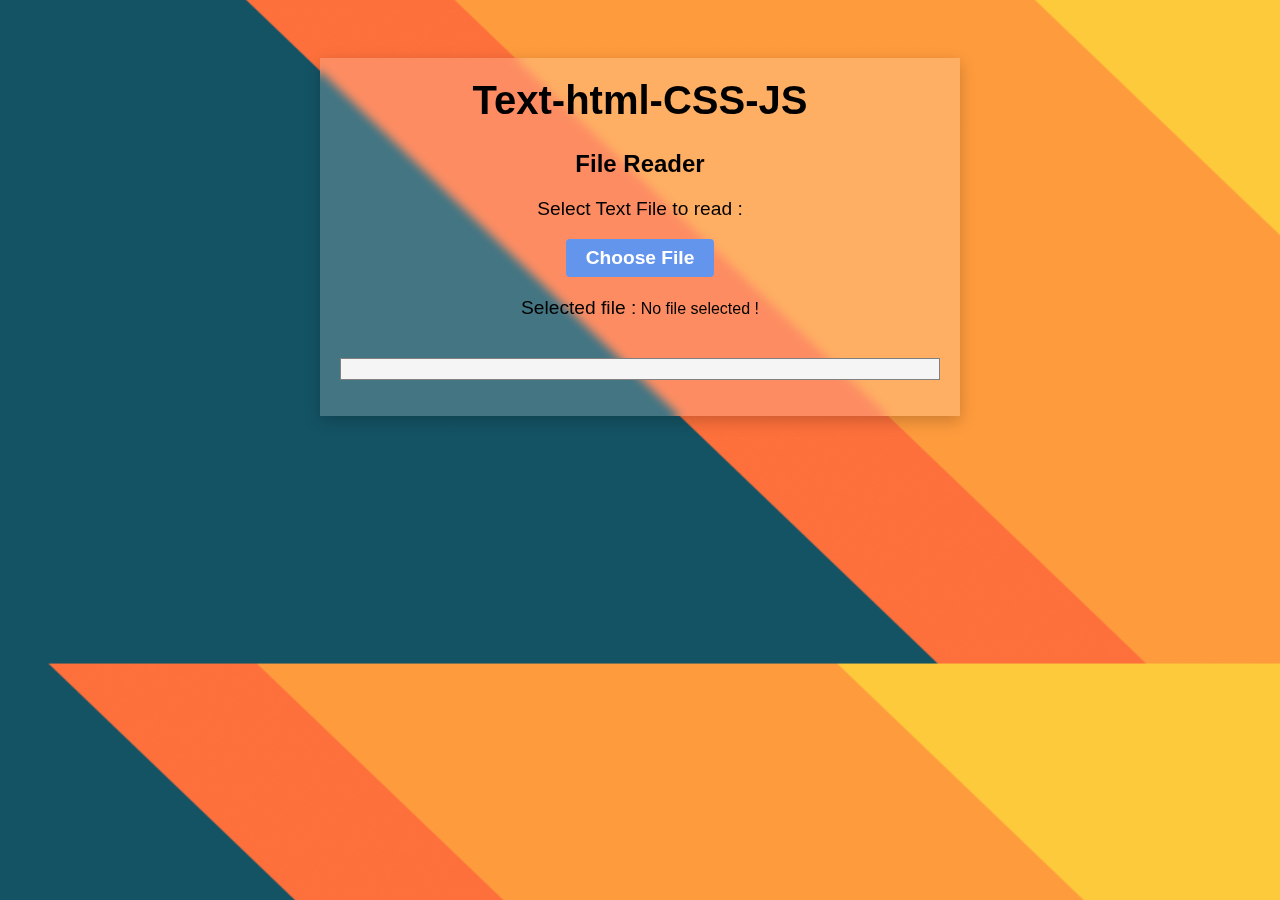
<file: filereader/index.html>
<!DOCTYPE html>
<html lang="en">
<head>
    <meta charset="UTF-8">
    <meta http-equiv="X-UA-Compatible" content="IE=edge">
    <meta name="viewport" content="width=device-width, initial-scale=1.0">
    <title>Document</title>
    <link rel="stylesheet" href="./style.css">
</head>
<body>
    <div class="container">
        <h1>Text-html-CSS-JS</h1>
        <h2>File Reader</h2>
        <p>Select Text File to read :</p>
        <label for="file-input" class="custome-file-upload">
            <input type="file" id="file-input" accept=".txt,.md,.html,.css,.js"/>
            <i class="fas fa-could-upload-alt"></i>
            Choose File
        </label>
        <div class="file-info">
            <p>Selected file :</p>
            <div id="file-name">No file selected !</div>
        </div>
        <pre id="file-content"></pre>
    </div>
    <script src="./script.js"></script>
</body>
</html>
</file>
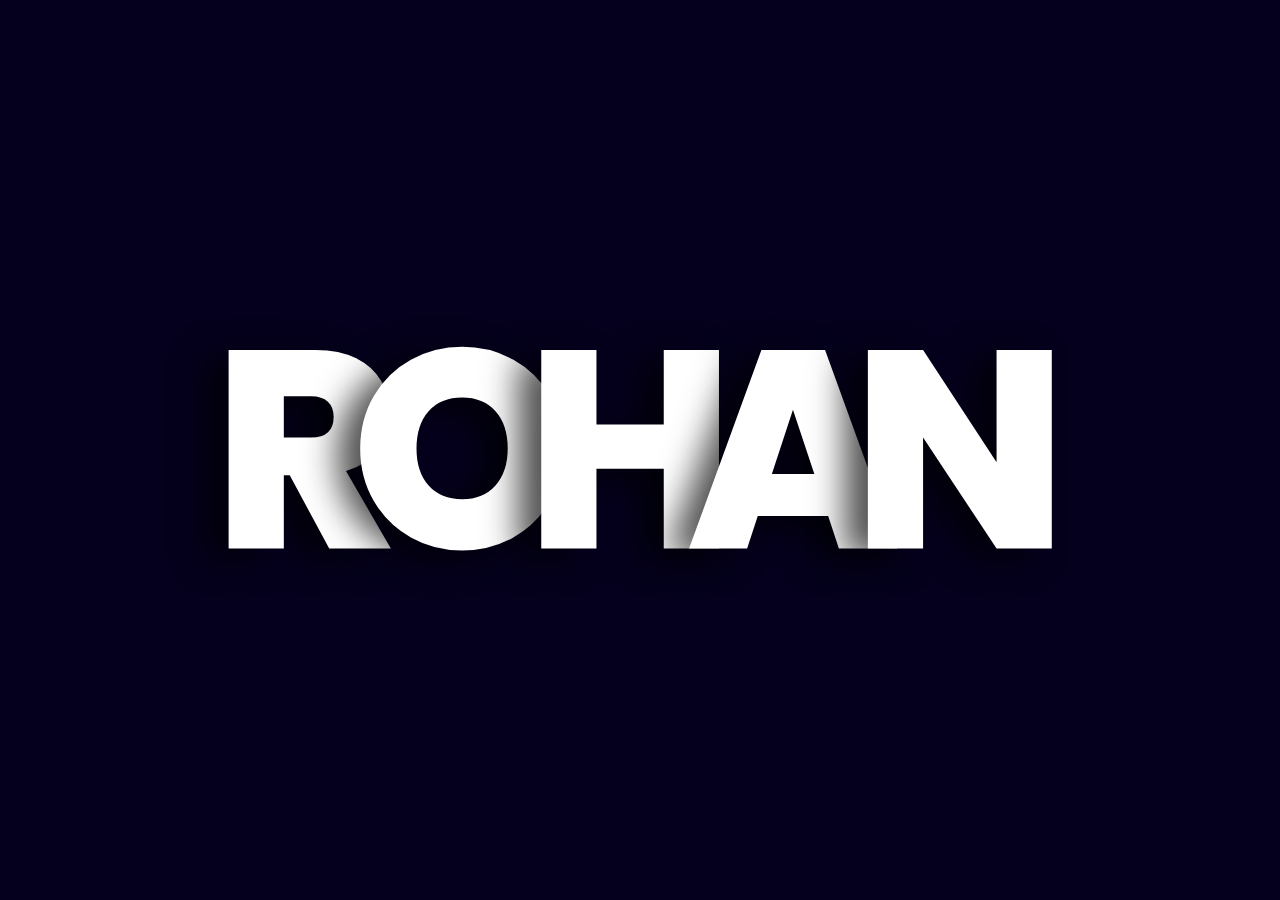
<file: overlaplogo/index.html>
<!DOCTYPE html>
<html lang="en">
<head>
    <meta charset="UTF-8">
    <meta name="viewport" content="width=device-width, initial-scale=1.0">
    <title>Document</title>
    <link rel="stylesheet" href="./style.css">
    <link href="https://fonts.googleapis.com/css2?family=Poppins:wght@800&display=swap" rel="stylesheet">
</head>
<body>
    <div>
        <span id="initial">R</span>
        <span>O</span>
        <span>H</span>
        <span>A</span>
        <span>N</span>
    </div>
</body>
</html>
</file>
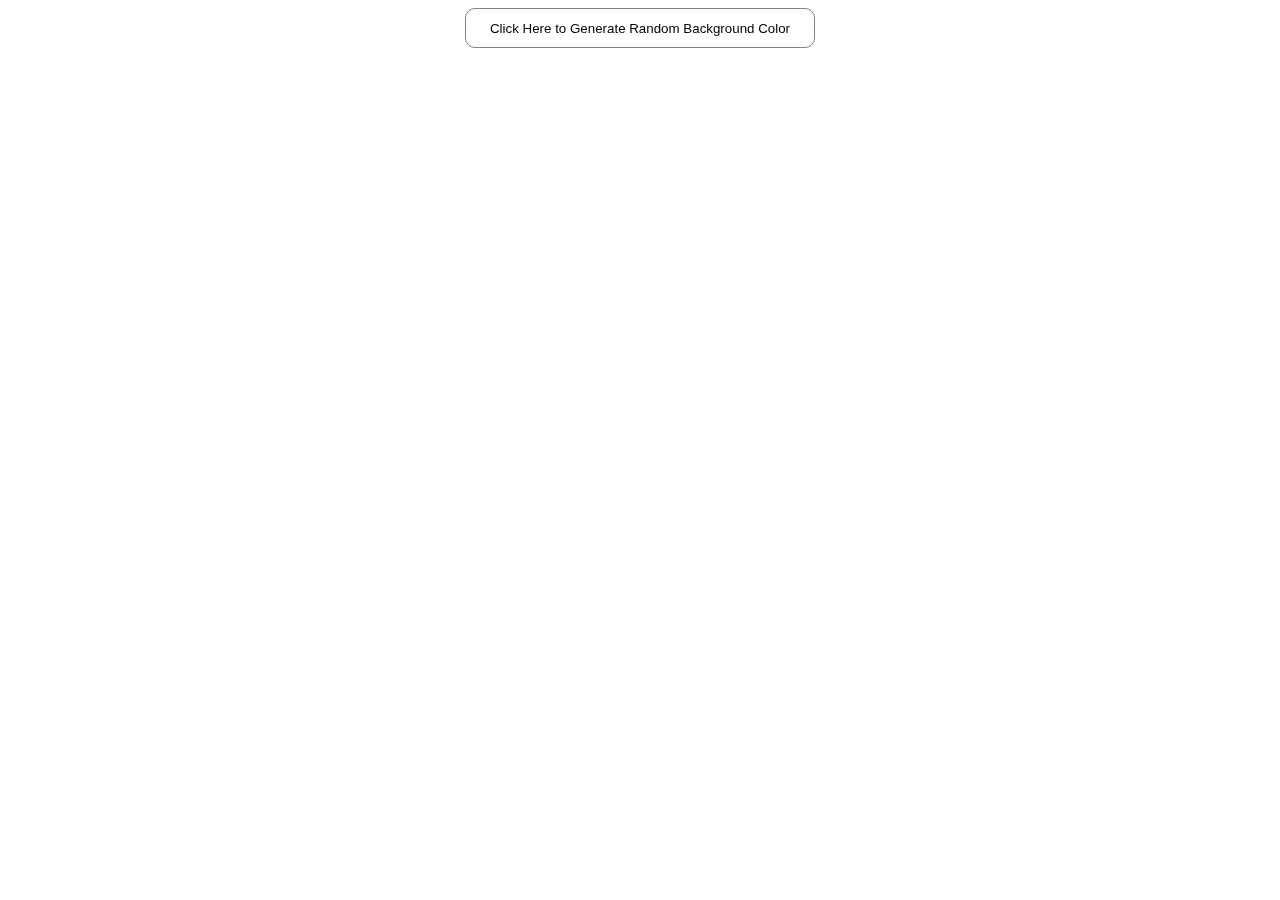
<file: randomcolorgen/index.html>
<!DOCTYPE html>
<html lang="en">
<head>
    <meta charset="UTF-8">
    <meta name="viewport" content="width=device-width, initial-scale=1.0">
    <title>Document</title>
    <style>
        button{
            width: 350px;
            height: 40px;
            border-radius: 10px;
            border: 1px solid gray;
            /* glass effect */
            background: rgba(255,255,255,0.2);
            backdrop-filter: blur(5px); 
        }
        div{
            display: grid;
            place-content: center;
        }
    </style>
</head>
<body>
    <div>
        <button onclick="random_bg_color()">Click Here to Generate Random Background Color</button>
        <script src="./script.js"></script>
    </div>
    
</body>
</html>
</file>
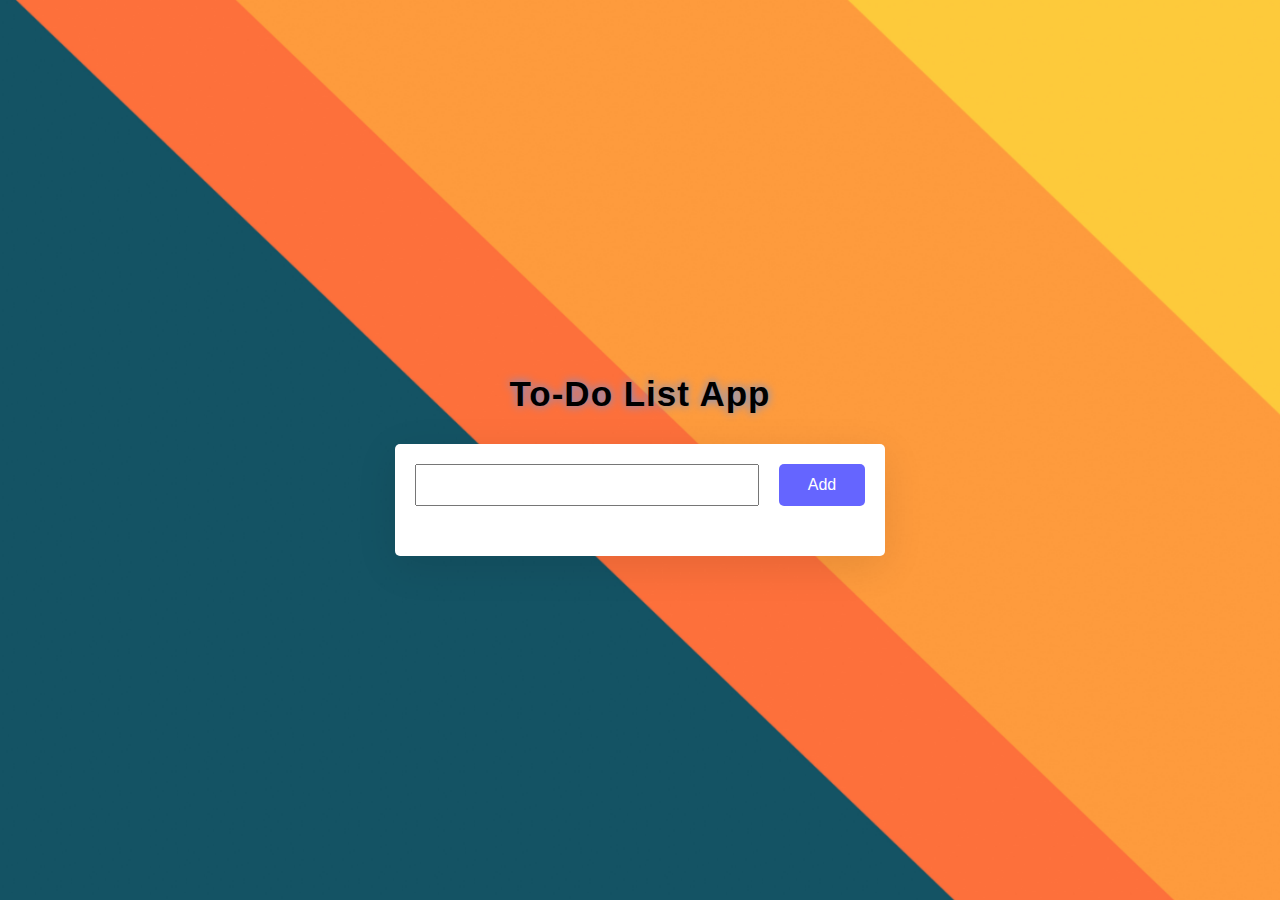
<file: todolist/index.html>
<!DOCTYPE html>
<html lang="en">
<head>
    <meta charset="UTF-8">
    <meta http-equiv="X-UA-Compatible" content="IE=edge">
    <meta name="viewport" content="width=device-width, initial-scale=1.0">
    <title>To-Do List App</title>
    <link rel="stylesheet" href="./style.css">
</head>
<body>
    <h1 class="title">To-Do List App</h1>

    <div class="todo-list">
        <div class="todo-head">
            <input type="text" class="entered-list">
            <button class="add-list">Add</button>
        </div>

        <div class="tasks">
            <!-- <div class="item"> 
                <p>new item here</p>
                <div class="item-btn">
                    <i class="edit">complete</i>
                    <i class="delete">delete</i>
                </div>
            </div> -->
        </div>
    </div>

    <script src="./script.js"></script>
</body>
</html>
</file>
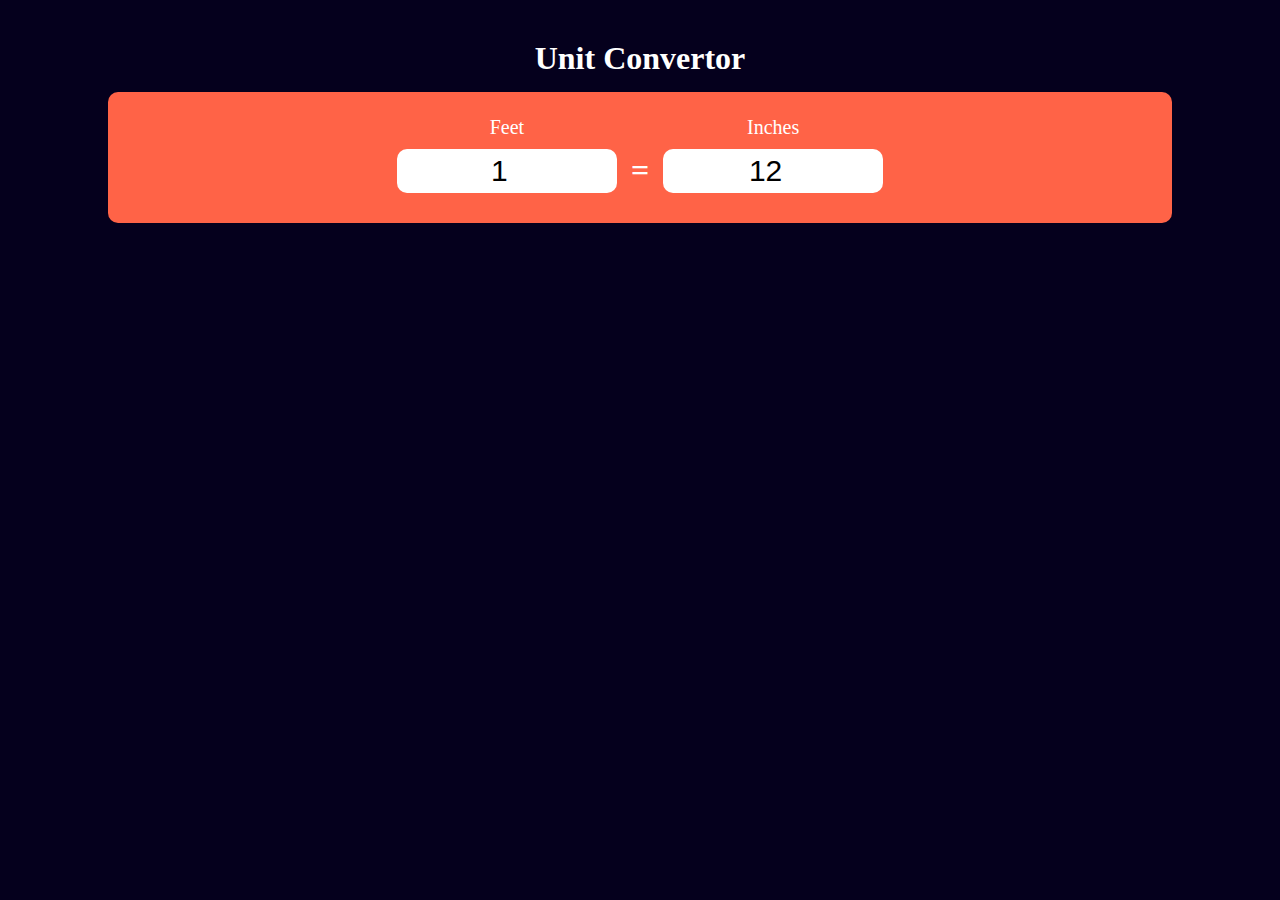
<file: unitconvertor/index.html>
<!DOCTYPE html>
<html lang="en">
<head>
    <meta charset="UTF-8">
    <meta http-equiv="X-UA-Compatible" content="IE=edge">
    <meta name="viewport" content="width=device-width, initial-scale=1.0">
    <title>Document</title>
    <link rel="stylesheet" href="./style.css">
</head>
<body>
    <h1>Unit Convertor</h1>
    <div id="container">
        <div class="input-div">
            <label>Feet</label><br>
            <input type="number" value="1" id="feet" class="inpt">
        </div>
        
        <div class="input-div">
            <h1>=</h1>
        </div>
        
        <div class="input-div">
            <label>Inches</label><br>
            <input type="number" value="12" id="inch" class="inpt">
        </div>
    </div>
    <script src="./script.js"></script>
</body>
</html>
</file>
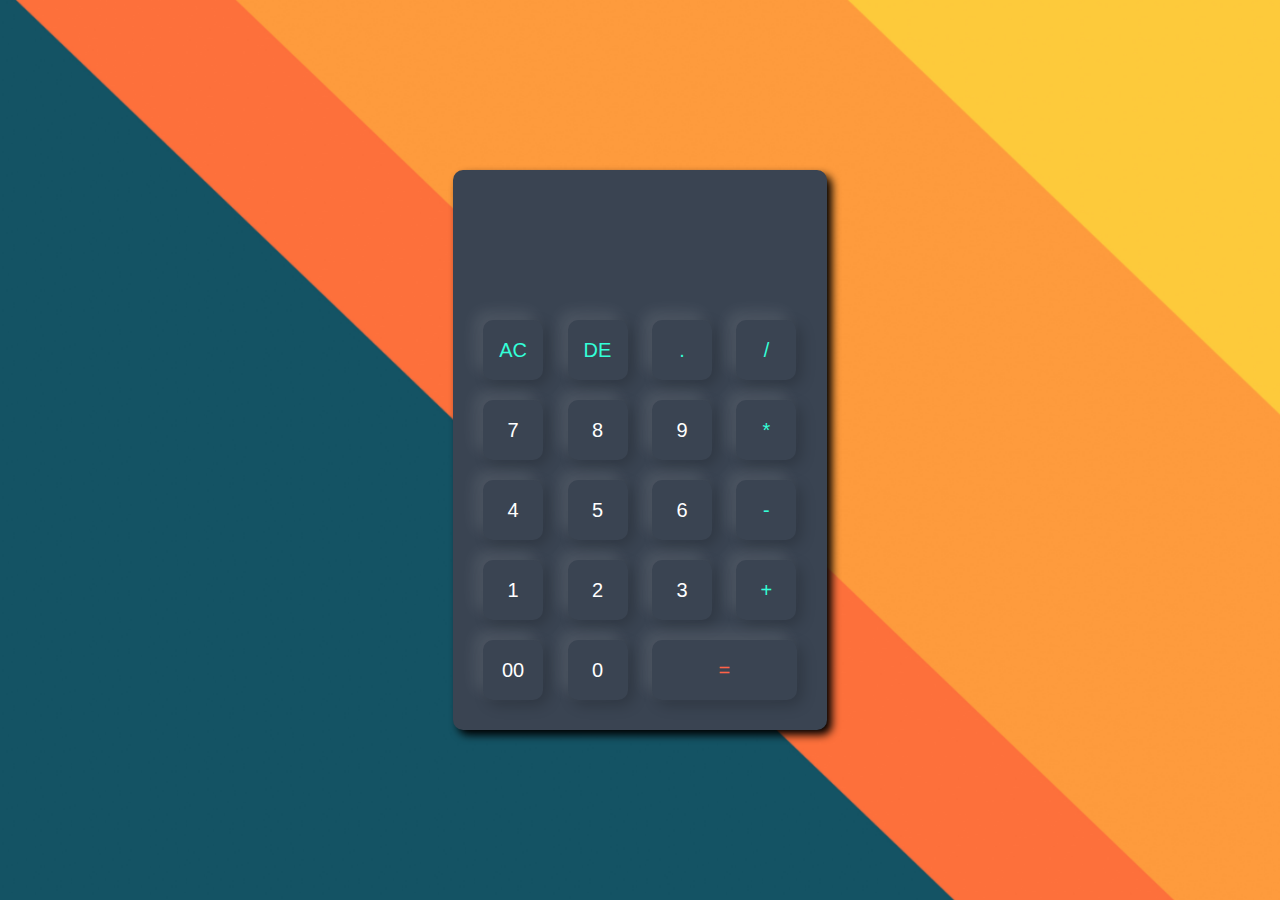
<file: calculator/cal.html>
<!DOCTYPE html>
<html lang="en">
<head>
    <meta charset="UTF-8">
    <meta http-equiv="X-UA-Compatible" content="IE=edge">
    <meta name="viewport" content="width=device-width, initial-scale=1.0">
    <title>Calculator</title>
    <link rel="stylesheet" href="style.css">
</head>
<body>
    <div class="container"></div>
        <div class="calculator">
            <form>
                <div class="display">
                    <input type="text" name="display">
                </div>
                <div>
                    <input type="button" value="AC" onclick="display.value=' '" class="operator">
                    <input type="button" value="DE" onclick="display.value=display.value.toString().slice(0,-1)" class="operator">
                    <input type="button" value="." onclick="display.value+='.'" class="operator">
                    <input type="button" value="/" onclick="display.value+='/'" class="operator">
                </div>
                <div>
                    <input type="button" value="7" onclick="display.value+='7'">
                    <input type="button" value="8" onclick="display.value+='8'">
                    <input type="button" value="9" onclick="display.value+='9'">
                    <input type="button" value="*" onclick="display.value+='*'" class="operator">
                </div>
                <div>
                    <input type="button" value="4" onclick="display.value+='4'">
                    <input type="button" value="5" onclick="display.value+='5'">
                    <input type="button" value="6" onclick="display.value+='6'">
                    <input type="button" value="-" onclick="display.value+='-'" class="operator">
                </div>
                <div>
                    <input type="button" value="1" onclick="display.value+='1'">
                    <input type="button" value="2" onclick="display.value+='2'">
                    <input type="button" value="3" onclick="display.value+='3'"> 
                    <input type="button" value="+" onclick="display.value+='+'" class="operator">
                </div>
                <div>
                    <input type="button" value="00" onclick="display.value+='00'">
                    <input type="button" value="0"  onclick="display.value+='0'">
                    <input type="button" value="="  onclick="display.value=eval(display.value)" class="equal operator1">
                </div>
            </form>
        </div>
</body>
</html>
</file>
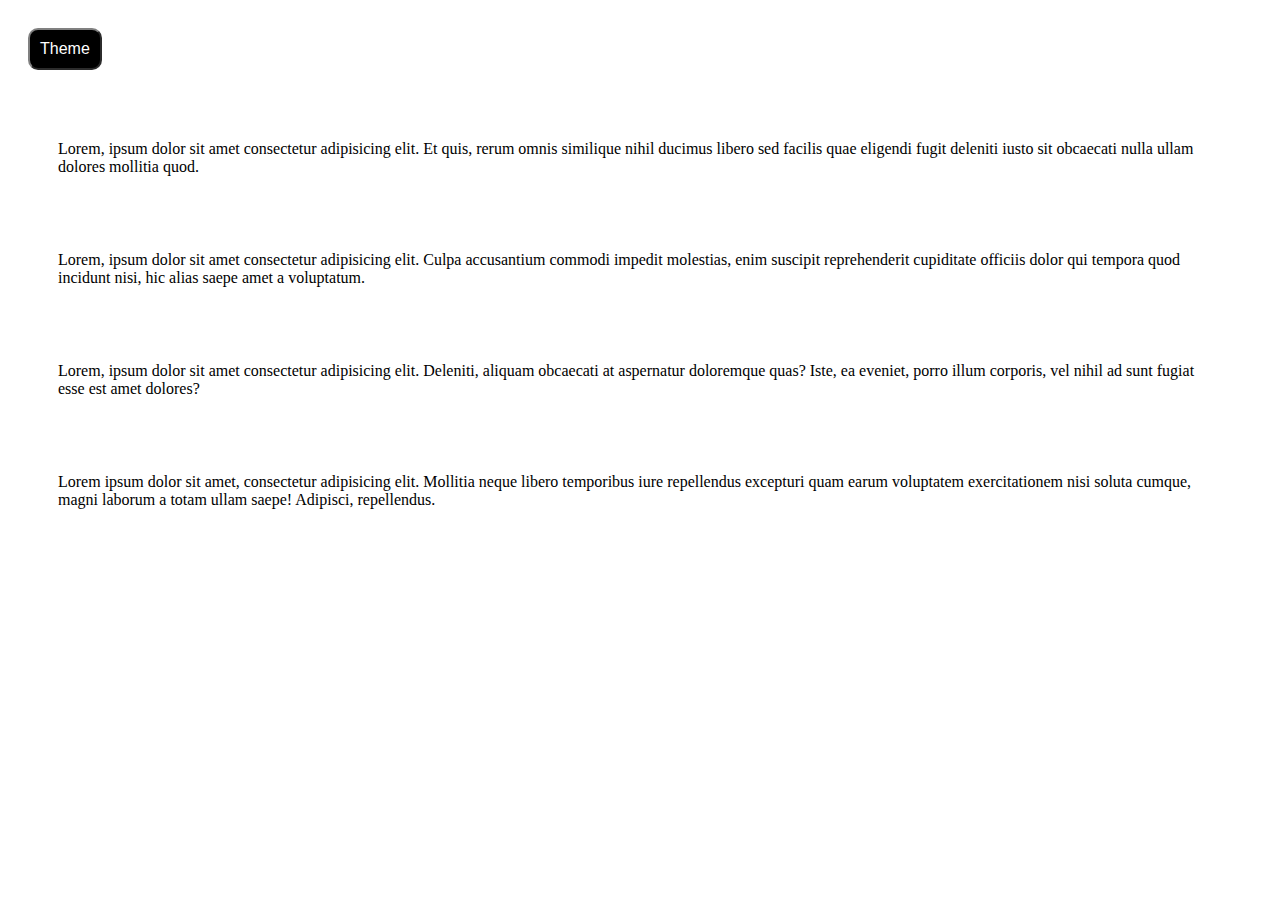
<file: darkmode/dark.html>
<!DOCTYPE html>
<html lang="en">
<head>
    <meta charset="UTF-8">
    <meta http-equiv="X-UA-Compatible" content="IE=edge">
    <meta name="viewport" content="width=device-width, initial-scale=1.0">
    <title>Dark Theme</title>
    <link rel="stylesheet" href="./style.css">
</head>
<body id="body">
    <button id="button" class="black">Theme</button>
    <script src="./script.js"></script>
    <div>Lorem, ipsum dolor sit amet consectetur adipisicing elit. Et quis, rerum omnis similique nihil ducimus libero sed facilis quae eligendi fugit deleniti iusto sit obcaecati nulla ullam dolores mollitia quod.</div>
    <div>Lorem, ipsum dolor sit amet consectetur adipisicing elit. Culpa accusantium commodi impedit molestias, enim suscipit reprehenderit cupiditate officiis dolor qui tempora quod incidunt nisi, hic alias saepe amet a voluptatum.</div>
    <p>Lorem, ipsum dolor sit amet consectetur adipisicing elit. Deleniti, aliquam obcaecati at aspernatur doloremque quas? Iste, ea eveniet, porro illum corporis, vel nihil ad sunt fugiat esse est amet dolores?</p>
    <p>Lorem ipsum dolor sit amet, consectetur adipisicing elit. Mollitia neque libero temporibus iure repellendus excepturi quam earum voluptatem exercitationem nisi soluta cumque, magni laborum a totam ullam saepe! Adipisci, repellendus.</p>
</body>
</html>
</file>
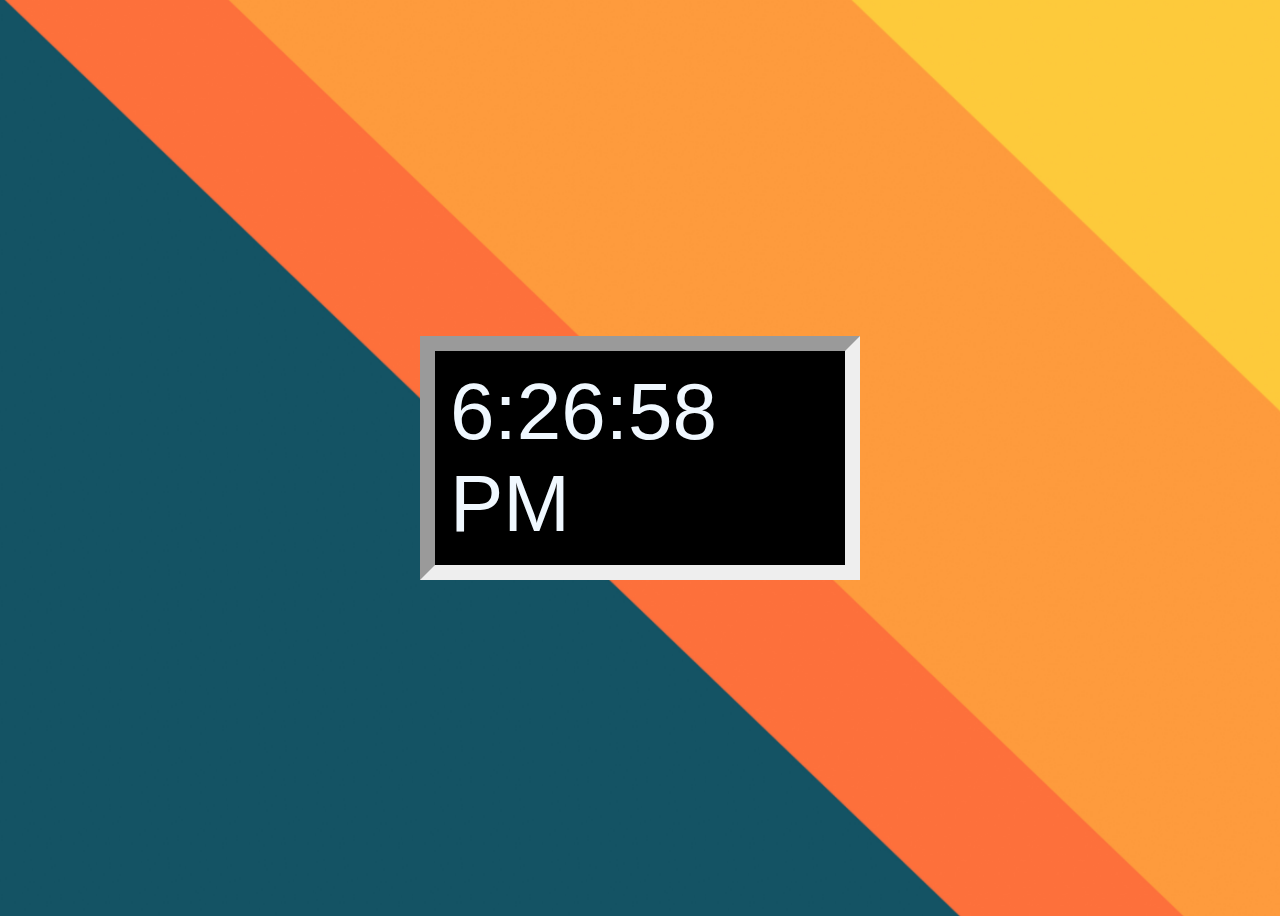
<file: digitalclock/clock.html>
<!DOCTYPE html>
<html lang="en">
<head>
    <meta charset="UTF-8">
    <meta http-equiv="X-UA-Compatible" content="IE=edge">
    <meta name="viewport" content="width=device-width, initial-scale=1.0">
    <title>Digital Clock</title>
    <link rel="stylesheet" href="./style.css">
</head>
<body>
    <div id="output"></div>
    <script type="text/javascript">
    setInterval(mytimer,1000); 
        function mytimer(){
            const d=new Date();
            let x=d.toLocaleTimeString()
            document.getElementById('output').innerHTML=x;
        }
        mytimer();
    </script>
</body>
</html>
</file>
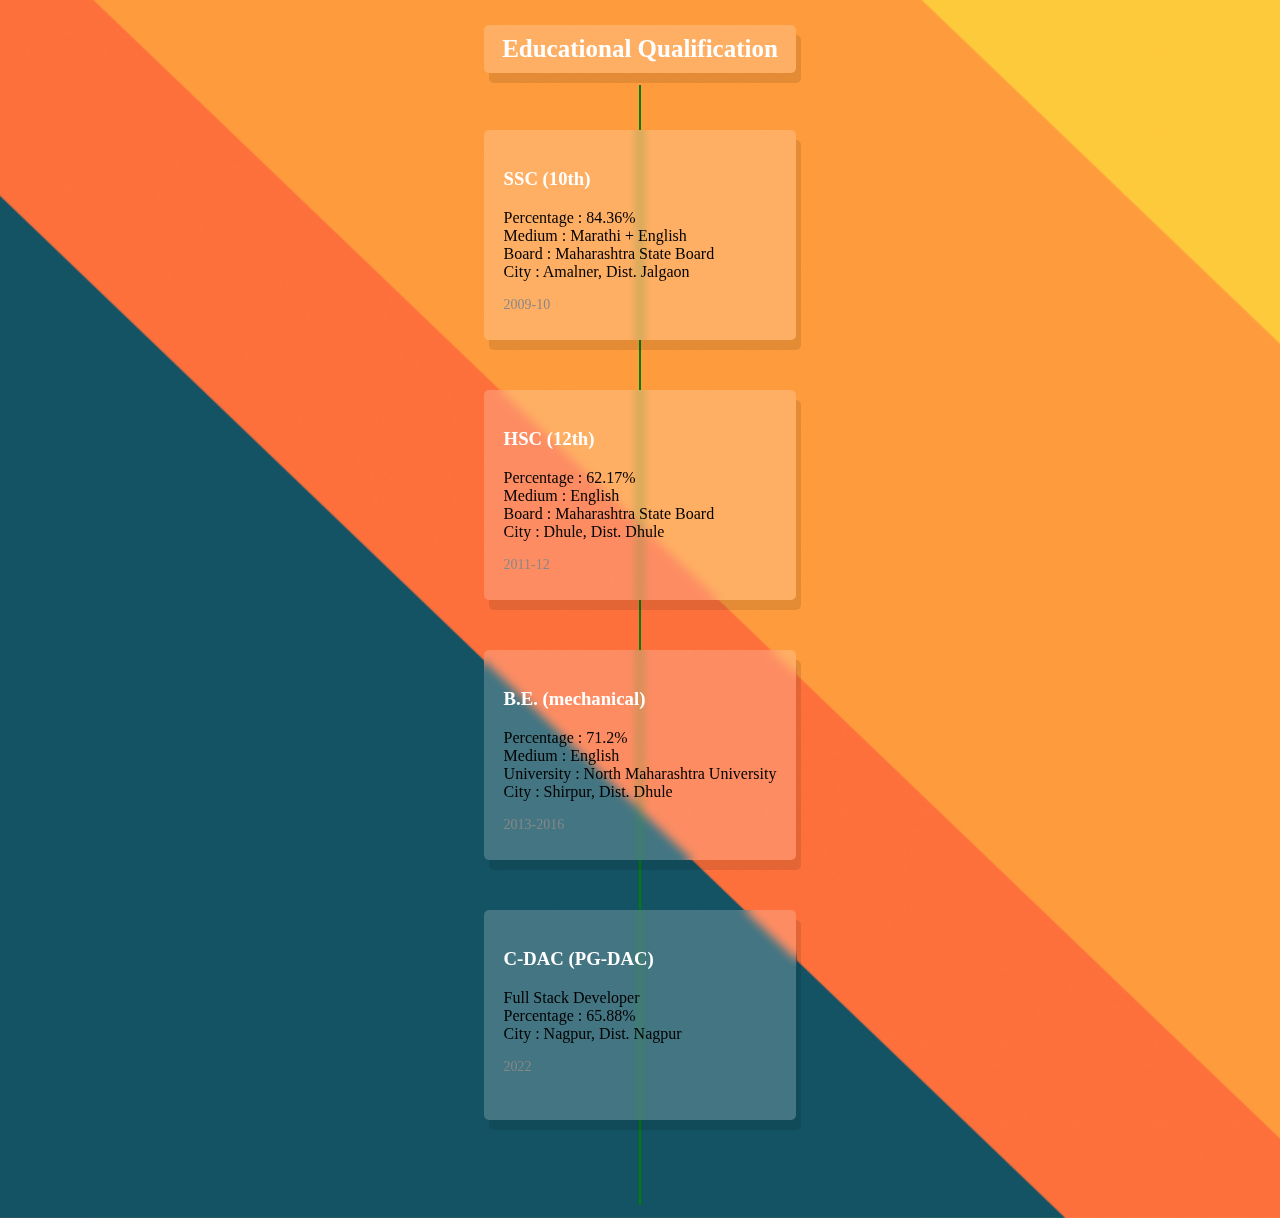
<file: education/edu.html>
<!DOCTYPE html>
<html lang="en">
<head>
    <meta charset="UTF-8">
    <meta name="viewport" content="width=device-width, initial-scale=1.0">
    <title>Educational Qualification</title>
    <link rel="stylesheet" href="./style.css">
</head>
<body>
    <div class="timeline-container">
      <div>
        <h1>Educational Qualification</h1>
      </div>
        <div class="timeline">
          
            <div class="timeline-item">
            <div class="timeline-content">
              <h3>SSC (10th)</h3>
              <p>Percentage : 84.36%<br>Medium : Marathi + English<br>Board : Maharashtra State Board<br>City : Amalner, Dist. Jalgaon</p>
              <span class="timeline-date">2009-10</span>
            </div>
          </div>
          
          <div class="timeline-item">
            <div class="timeline-content">
              <h3>HSC (12th)</h3>
              <p>Percentage : 62.17%<br>Medium : English<br>Board : Maharashtra State Board<br>City : Dhule, Dist. Dhule</p>
              <span class="timeline-date">2011-12</span>
            </div>
          </div>
          
          <div class="timeline-item">
            <div class="timeline-content">
              <h3>B.E. (mechanical)</h3>
              <p>Percentage : 71.2%<br>Medium : English<br>University : North Maharashtra University<br>City : Shirpur, Dist. Dhule</p>
              <span class="timeline-date">2013-2016</span>
            </div>
          </div>

          <!-- <div class="timeline-item">
            <div class="timeline-content">
              <h3>B.A. (history)</h3>
              <p>Percentage : 60.42%<br>Medium : Marathi<br>City : Parola, Dist. Jalgaon</p>
              <span class="timeline-date">2016-19</span>
            </div>
          </div> -->

          <!-- <div class="timeline-item">
            <div class="timeline-content">
              <h3>MBA (operations and marketing)</h3>
              <p>Percentage : 73.94%<br>Medium : English<br>City : Nigdi, Dist. Pune</p>
              <span class="timeline-date">2019-21</span>
            </div>
          </div> -->

          <!-- <div class="timeline-item">
            <div class="timeline-content">
              <h3>M.A. (history)</h3>
              <p>Percentage : 76.33%<br>Medium : Marathi<br>City : Amalner, Dist. Jalgaon</p>
              <span class="timeline-date">2021-23</span>
            </div>
          </div> -->

          <div class="timeline-item">
            <div class="timeline-content">
              <h3>C-DAC (PG-DAC)</h3>
              <p>Full Stack Developer<br>Percentage : 65.88%<br>City : Nagpur, Dist. Nagpur</p>
              <span class="timeline-date">2022</span>
            </div>
          </div>
          
        </div>
      </div>
  <script src="./script.js"></script>    
</body>
</html>
</file>
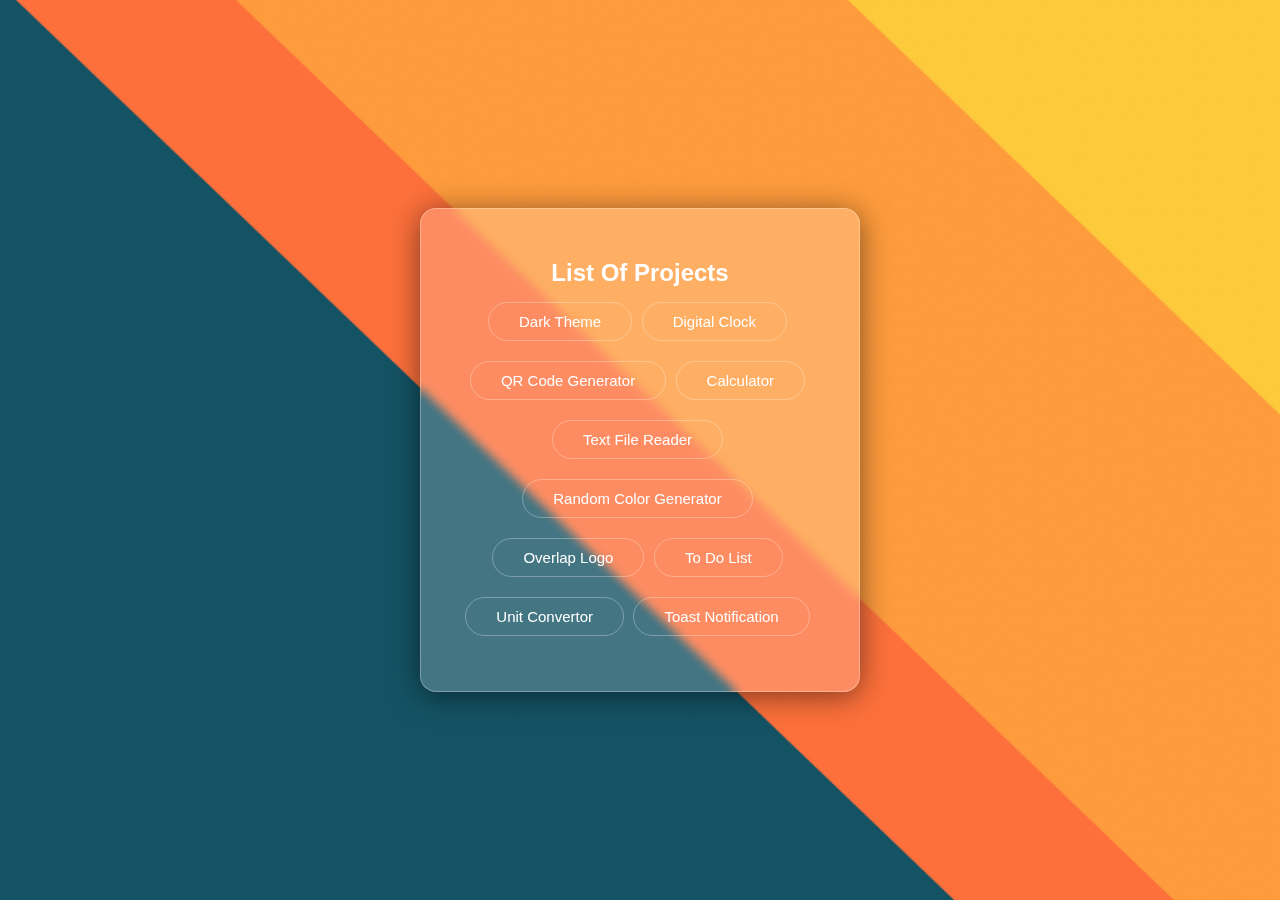
<file: project/Project.html>
<!DOCTYPE html>
<html lang="en">
<head>
    <meta charset="UTF-8">
    <meta http-equiv="X-UA-Compatible" content="IE=edge">
    <meta name="viewport" content="width=device-width, initial-scale=1.0">
    <title>Projects</title>
    <link rel="stylesheet" href="./style.css">
</head>
<body>
    <div class="container">
        <div class="card">
            <h2>List Of Projects</h2>
            <a href="../darkmode/dark.html" class="btn" >Dark Theme</a>
            <a href="../digitalclock/clock.html" class="btn" >Digital Clock</a>
            <a href="../qrcodegen/index.html" class="btn" >QR Code Generator</a>
            <a href="../calculator/cal.html" class="btn" >Calculator</a>
            <a href="../filereader/index.html" class="btn" >Text File Reader</a>
            <a href="../randomcolorgen/index.html" class="btn" >Random Color Generator</a>
            <a href="../overlaplogo/index.html" class="btn" >Overlap Logo</a>
            <a href="../todolist/index.html" class="btn" >To Do List</a>
            <a href="../unitconvertor/index.html" class="btn">Unit Convertor</a>
            <a href="../toast_notification/index.html" class="btn">Toast Notification</a>
        </div>
    </div>
</body>
</html>
</file>
<file: filereader/style.css>
body{
    background-image: url(../img/background.jpg);
    background-position: center;
    background-size: cover;
    display: flex;
    align-items: center;
    justify-content: center;
    font-family: sans-serif;
}
.container{
    width: 90%;
    max-width: 600px;
    margin: 50px auto;
    padding: 20px;
    
    background-color: rgba(255, 255, 255, 0.2);
    backdrop-filter: blur(5px);
    box-shadow: 0 5px 15px rgba(0, 0, 0, 0.2);
    text-align: center;
}
h1{
    font-size: 2.5em;
    color: black;
    margin-top: 0;
}
h2{
    font-size: 1.5em;
    color: black;
    margin-top: 0;
}
p{
    font-size: 1.2em;
    color: black;
    margin-top: 20px;
}
.custome-file-upload{
    display: inline-block;
    padding: 8px 20px;
    font-size: 1.2em;
    font-weight: bold;
    color: white;
    background-color: cornflowerblue;
    border-radius: 4px;
    cursor: pointer;
    transition: all 0.2s ease-in-out;
}
.custome-file-upload:hover{
    background-color: lightgreen;
}
.custome-file-upload input[type='file']{
    display: none;
}
.fa-cloud-upload{
    margin-right: 10px;
}
.file-info p{
    display: inline-block;
}
#file-name{
    display: inline-block;
    font-weight: 500;
}
pre{
    border: 1px solid gray;
    padding: 10px;
    background-color: whitesmoke;
    font-size: 1.2em;
    line-height: 1.4;
    white-space: pre-wrap;
    overflow-x: auto;
    margin-top: 20px;
    text-align: initial;
}
</file>
<file: overlaplogo/style.css>
*{
    padding: 0;
    margin: 0;
    box-sizing: border-box;
    font-family: "Poppins";
}
body{
    background-color: #05001d;
}
div{
    width: 100%;
    text-align: center;
    color: white;
    position: absolute;
    transform: translate(-50%,-50%);
    top: 50%;
    left: 50%;
    font-weight: 800;
}
div span{
    font-size: 22vw;
    text-shadow: -0.08em 0.03em 0.12em rgba(0, 0, 0, 0.7);
}
/* #initial{
    color: gold;
} */
div span:not(:first-child){
    margin-left: -0.18em;
}
</file>
<file: todolist/style.css>
*{
    margin: 0;
    padding: 0;
    font-family: sans-serif;
}
body{
    /* background: seashell; */
    background-image: url(../img/background.jpg);
    background-position: center;
    background-size: cover;
    display: flex;
    justify-content: center;
    align-items: center;
    flex-direction: column;
    height: 100vh;
    width: 100%;
}
.title{
    font-size: 35px;
    font-weight: 600;
    color: black;
    letter-spacing: 1px;
    margin: 30px 0;
    text-shadow: 0 0 10px cornflowerblue;
    font-family: 'Gill Sans', 'Gill Sans MT', Calibri, 'Trebuchet MS', sans-serif;
}
.todo-list{
    width: 450px;
    padding: 20px;
    box-shadow: 0 10px 40px rgba(0, 0, 0, 0.1);
    border-radius: 5px;
    background-color: white;
}
.todo-head{
    display: grid;
    grid-template-columns: 4fr 1fr;
    gap: 20px;
}
.entered-list{
    padding: 10px;
    border-radius: 1px solid #ccc;
    font-size: 16px;
    outline: none;
}
.add-list{
    border: none;
    border-radius: 5px;
    background-color: blue;
    outline: none;
    font-size: 16px;
    color: #fff;
    cursor: pointer;
    opacity: 0.6;
    pointer-events: none;
}
.add-list.active{
    opacity: 1;
    pointer-events: all;
}
.tasks{
    width: 100%;
    margin-top: 30px;
}
.item{
    padding: 10px;
    border-radius: 5px;
    box-shadow: 0 10px 30px rgba(0, 0, 0, 0.11);
    margin-bottom: 20px;
    display: flex;
    justify-content: space-between;
}
.item p{
    font-size: 16px;
    font-weight: 300;
    color: #111;
    letter-spacing: 1px;
}
.item-btn{
    display: flex;
    align-items: center;
    gap: 10px;
    font-size: 14px;
    color: gray;
}
.item-btn .edit:hover{
    color: darkgreen;
    cursor: pointer;
}
.item-btn .delete:hover{
    color: red;
    cursor: pointer;
}
.item.completed p{    /*get in use when task is completed */
    text-decoration: line-through;
    color: #111;
}
</file>
<file: unitconvertor/style.css>
*{
    margin: 0;
    padding: 0;
}
body{
    font-family: tahoma;
    background-color: #05001d;
}
h1{
    text-align: center;
    margin-top: 40px;
    color: white;
}
#container{
    margin: 15px auto 0px auto;
    width: 80%;
    text-align: center;
    background-color: tomato;
    border-radius: 10px;
    padding: 20px;
}
.input-div{
    display: inline-block;
}
.inpt{
    padding: 5px 10px;
    margin: 10px;
    font-size: 30px;
    /* font-weight: bold; */
    width: 200px;
    text-align: center;
    border-radius: 10px;
    border: hidden;
}
label{
    font-size: 20px;
    color: white;
}
</file>
<file: calculator/style.css>
*{
    margin: 0;
    padding: 0;
    box-sizing: border-box;
    font-family: sans-serif;
}
body{
    background-image: url(../img/background.jpg) ;
    background-position: center;
    background-size: cover;
    min-height: 100vh;
    display: flex;
    align-items: center;
    justify-content: center;
}
.calculator{
    background: #3a4452;
    padding: 20px;
    border-radius: 10px;
    box-shadow: 5px 5px 8px;
    /* background: rgba(255,255,255,0.2); 
    backdrop-filter: blur(5px); 
    border: 1px solid rgba(255, 255, 255, 0.3); */
}
.calculator form input{
    border: 0;
    outline: 0;
    width: 60px;
    height: 60px;
    border-radius: 10px;
    box-shadow: -8px -8px 15px rgba(255, 255, 255, 0.1),5px 5px 15px rgba(0, 0, 0, 0.2);
    background: transparent;
    font-size: 20px;
    color: #fff;
    cursor: pointer;
    margin: 10px;
}
form .display{
    display: flex;
    justify-content: flex-end;
    margin: 20px 0;
}
form .display input{
    text-align: right;
    flex: 1;
    font-size: 45px;
    box-shadow: none;
}
form input.equal{
    width: 145px;
}  
form input.operator{
    color: #33ffd8;
}
form input.operator1{
    color: tomato
}
</file>
<file: darkmode/style.css>
button{
    font-size: 16px;
    margin: 20px;
    padding: 10px;
    border-radius: 10px;
    border-color: gray;
    /* box-shadow: 0 5px 5px 0px whitesmoke; */
}
.white{
    color: hsl(0, 18%, 34%);
    background-color: white; 
}
.black{
    color: white;
    background-color: black;  
}
div,p{
    margin: 25px;
    padding: 25px;
}
</file>
<file: digitalclock/style.css>
body{
    background-image: url(../img/background.jpg);
    background-position: center;
    background-size: cover;
    font-family: 'Gill Sans', 'Gill Sans MT', Calibri, 'Trebuchet MS', sans-serif;
    display: flex;
    justify-content: center;
    align-items: center;
    height: 100vh;
}
div{
    width: 380px;
    background-color: black;
    color: aliceblue;
    padding: 15px;
    border: 15px inset;
    font-size: 80px;
}
</file>
<file: education/style.css>
body{
  background-image: url(../img/background.jpg);
  background-position: center;
  background-size: cover;
  display: flex;
  align-items: center;
  justify-content: center;
}
.timeline-container {
    max-width: 330px;
    margin: 0 auto;
  }
  
  .timeline {
    position: relative;
    padding: 40px 0;
  }
  
  .timeline:before {
    content: "";
    position: absolute;
    top: -5px;
    left: 50%;
    width: 2px;
    height: 100%;
    background-color: green;
    transform: translateX(-50%);
    animation: move 10s linear forwards;
    animation-iteration-count: infinite;
  }
  @keyframes move{
    0%{
        height: 0;
    }
    100%{
        height: 100;
    }
  }
  
  .timeline-item {
    position: relative;
    margin-bottom: 50px;
  }
  
  .timeline-content {
    padding: 20px;
    /* background-color: #f1f1f1; */
    background: rgba(255, 255, 255, 0.2);
    backdrop-filter: blur(5px);
    border-radius: 5px;
    /* box-shadow: 0 2px 5px rgba(0, 0, 0, 0.1); */
    box-shadow: 5px 10px rgba(0, 0, 0, 0.1); 
    height: 170px;
  }
  
  .timeline-date {
    display: block;
    margin-top: 10px;
    font-size: 14px;
    color: #888;
  }
  h3{
    color: white;
  }
  h1{
    color: white;
    padding: 10px;
    text-align: center;
    font-size: 25px;
    background: rgba(255, 255, 255, 0.2);
    backdrop-filter: blur(5px);
    border-radius: 5px;
    box-shadow: 5px 10px rgba(0, 0, 0, 0.1); 
  }
</file>
<file: project/style.css>
*{
    margin: 0;
    padding: 0;
    box-sizing: border-box;
    font-family: 'Lucida Sans', 'Lucida Sans Regular', 'Lucida Grande', 'Lucida Sans Unicode', Geneva, Verdana, sans-serif;
}
.container{
    width: 100%;
    height: 100vh;
    background-image: url(../img/background.jpg);
    background-position: center;
    background-size: cover;
    display: flex;
    align-items: center;
    justify-content: center;
}
.card{
    width: 90%;
    max-width: 440px;
    color: white;
    text-align: center;
    padding: 50px 35px;
    border: 1px solid rgba(255, 255, 255, 0.3);
    background: rgba(255,255,255,0.2); 
    border-radius: 16px;  
    box-shadow: 0 4px 30px rgba(0,0,0,0.5);
    backdrop-filter: blur(5px); 
}
.btn{
    text-decoration: none;
    display: inline-block;
    font-size: 15px;
    font-weight: 400;
    color: white;
    padding: 10px 30px;
    border: 1px solid rgba(255, 255, 255, 0.3);
    border-radius: 30px;
    margin: 15px 5px 5px 0;
}
.btn:hover{
    background: white;
    color: black;
}
</file>
